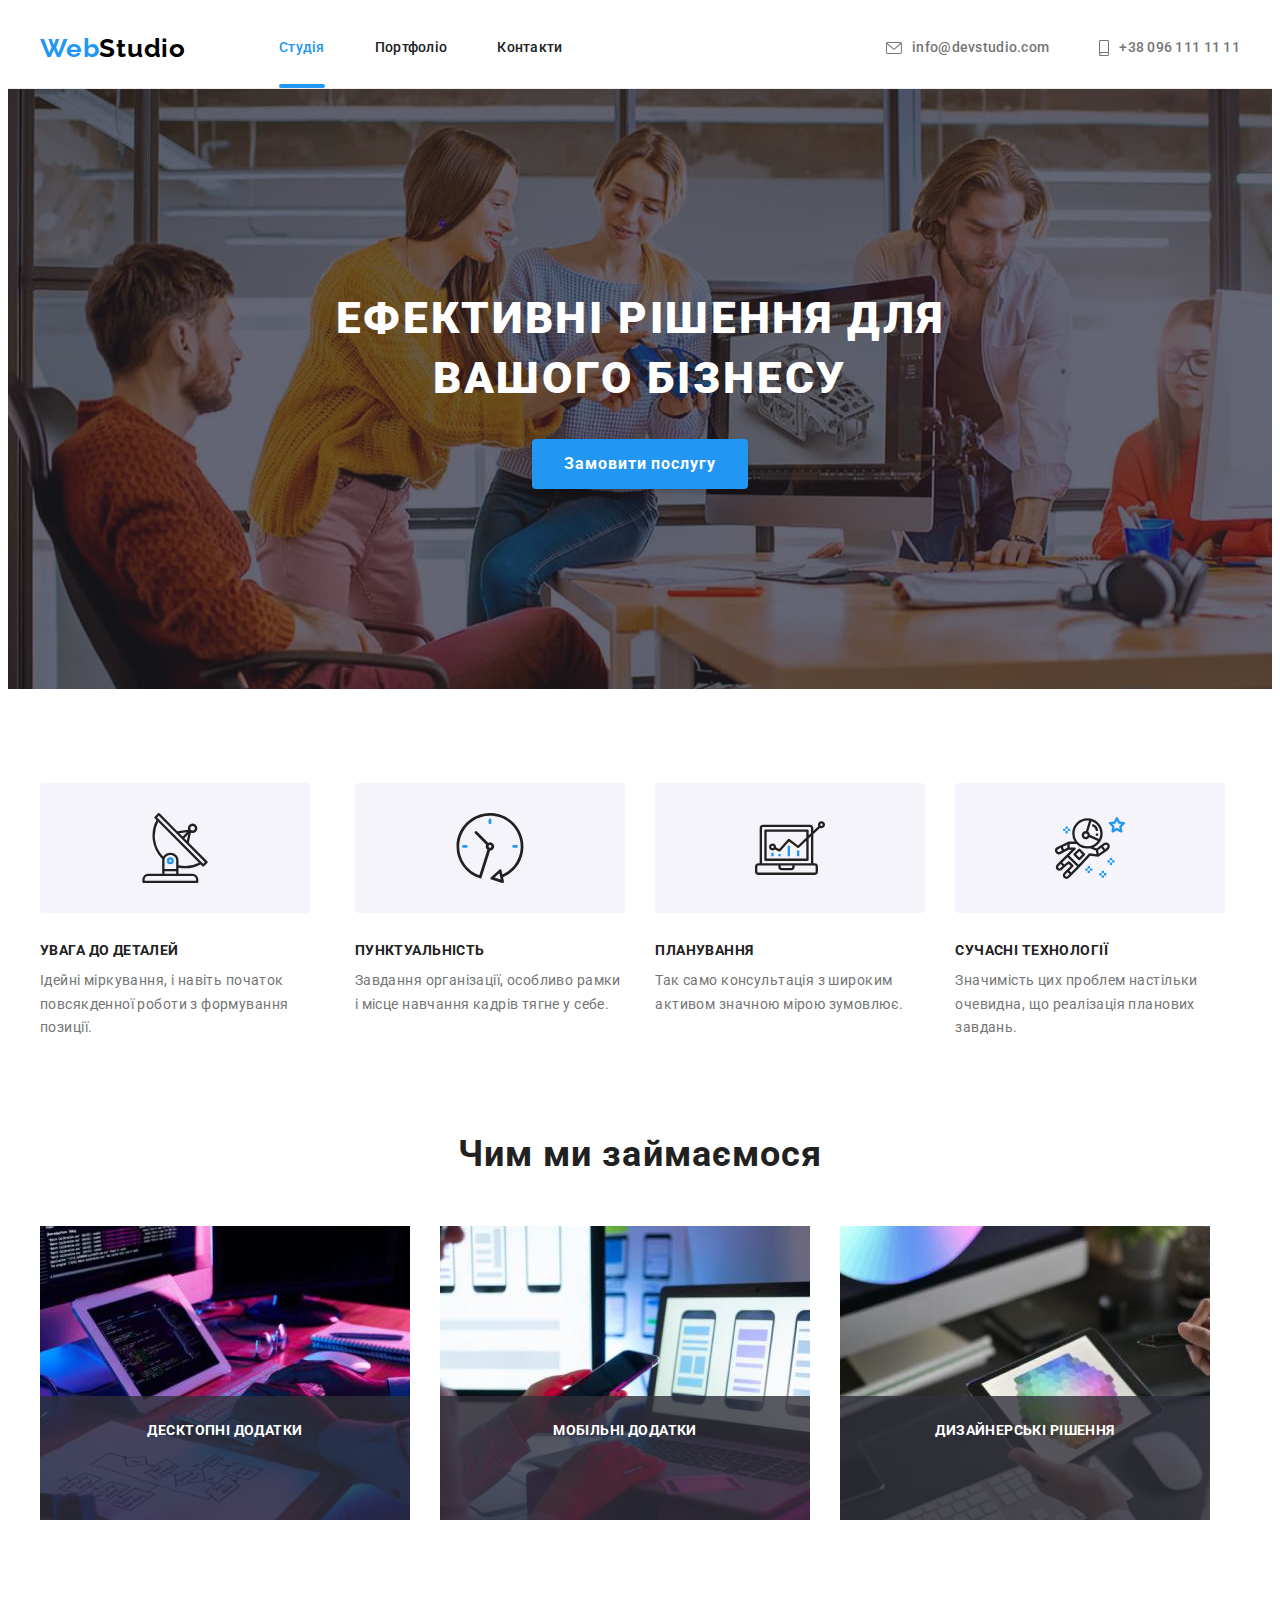
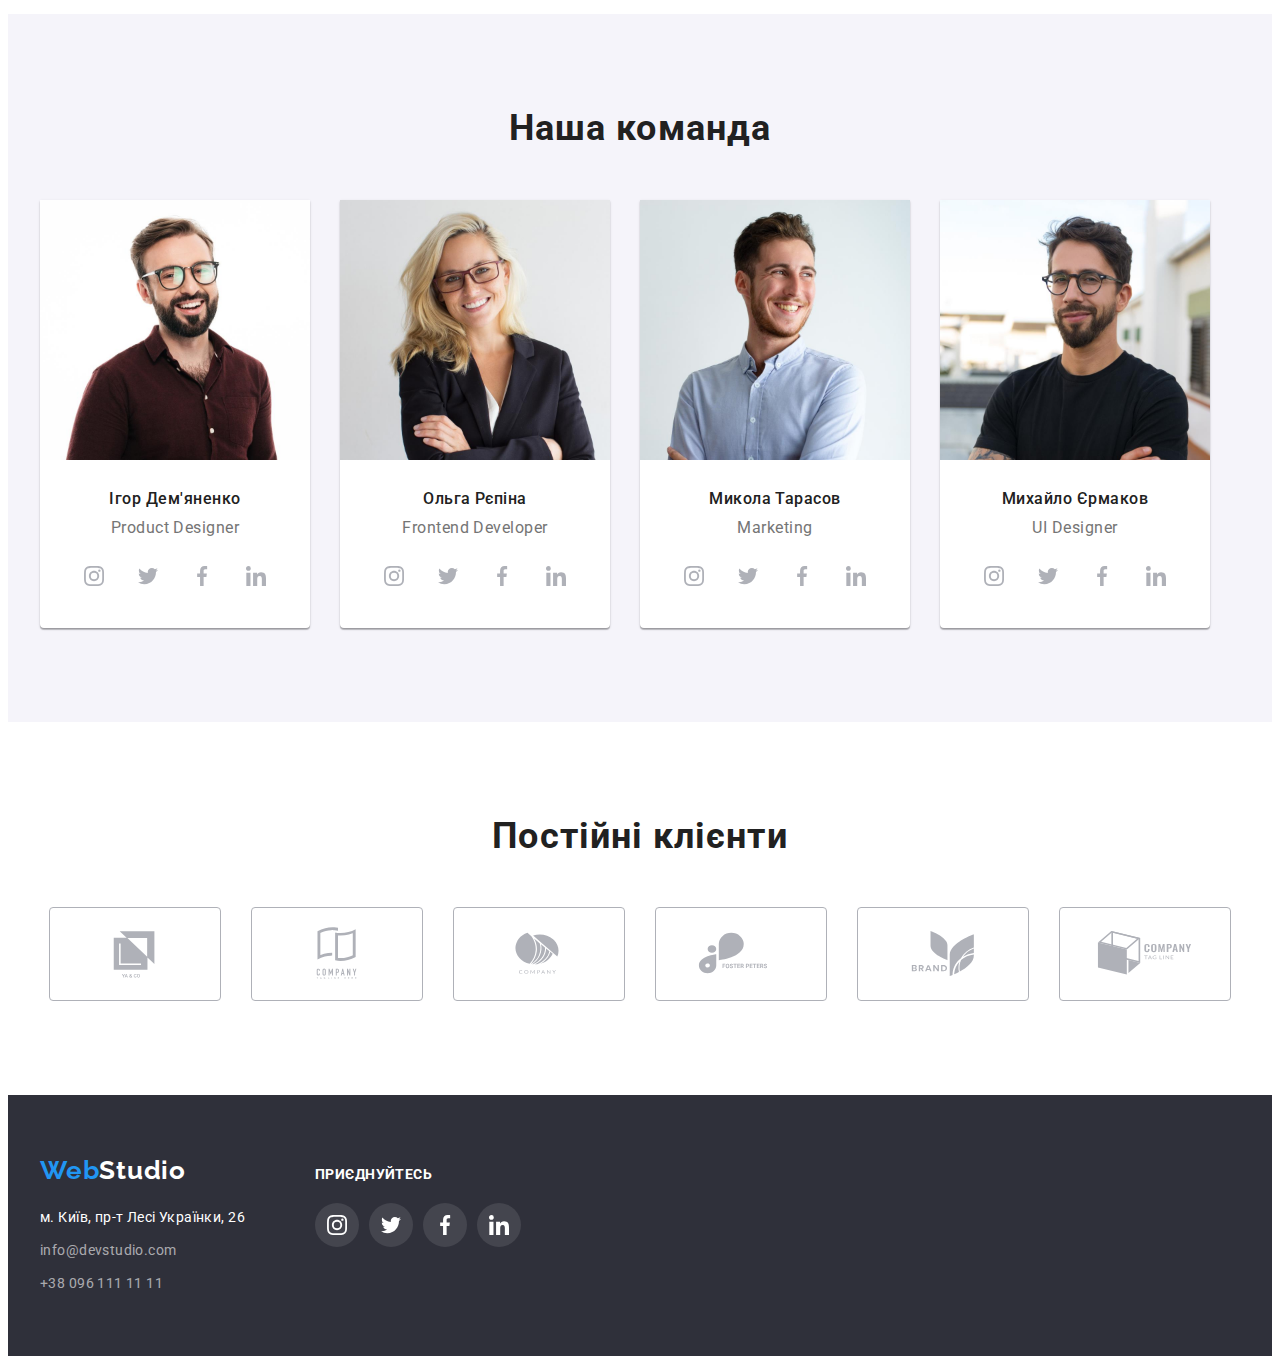
<file: index.html>
<!DOCTYPE html>
<html lang="uk">
  <head>
    <meta charset="UTF-8" />
    <meta http-equiv="X-UA-Compatible" content="IE=edge" />
    <meta name="viewport" content="width=<device-width>, initial-scale=1.0" />
    <title>Студія</title>
    <link rel="preconnect" href="https://fonts.googleapis.com" />
    <link rel="preconnect" href="https://fonts.gstatic.com" crossorigin />
    <link
      href="https://fonts.googleapis.com/css2?family=Raleway:wght@700&family=Roboto:wght@400;500;700;900&display=swap"
      rel="stylesheet"
    />
    <link
      rel="stylesheet"
      href="https://cdnjs.cloudflare.com/ajax/libs/modern-normalize/1.1.0/modern-normalize.min.css"
      integrity="sha512-wpPYUAdjBVSE4KJnH1VR1HeZfpl1ub8YT/NKx4PuQ5NmX2tKuGu6U/JRp5y+Y8XG2tV+wKQpNHVUX03MfMFn9Q=="
      crossorigin="anonymous"
      referrerpolicy="no-referrer"
    />
    <link rel="stylesheet" href="./css/style.css" />
  </head>
  <body>
    <header class="header">
      <div class="conteiner">
        <a href="./index.html" class="header-logo link logo"
          ><span class="accent-logo">Web</span>Studio</a
        >
        <nav>
          <ul class="header-nav list">
            <li class="header-item">
              <a href="./index.html" class="header-link link current">Студія</a>
            </li>
            <li class="header-item">
              <a href="./portfolio.html" class="header-link link">Портфоліо</a>
            </li>
            <li class="header-item">
              <a href="" class="header-link link">Контакти</a>
            </li>
          </ul>
        </nav>
        <div class="header-connect">
          <a href="mailto:info@devstudio.com" class="header-link-contact link">
            <svg class="header-icon mail" width="16" height="12">
              <use href="./images/icon-defs.svg#icon-envelope"></use>
            </svg>
            info@devstudio.com
          </a>
          <a href="tel:+380961111111" class="header-link-contact tel link">
            <svg class="header-icon tel" width="10" height="16">
              <use href="./images/icon-defs.svg#icon-smartphone"></use>
            </svg>
            +38 096 111 11 11
          </a>
        </div>
      </div>
    </header>
    <main>
      <section class="hero">
        <div class="conteiner">
          <h1 class="hero-title">
            Ефективні рішення для<br />
            вашого бізнесу
          </h1>
          <button class="hero-btn" type="button" data-modal-open>Замовити послугу</button>
        </div>
      </section>
      <section class="advantage section">
        <div class="advantage-content conteiner">
          <ul class="advantage-list list">
            <li class="advantage-item">
              <div class="advantage-bg">
                <svg class="advantage-icon" width="70" height="70">
                  <use href="./images/icon-defs.svg#icon-antenna"></use>
                </svg>
              </div>
              <h3 class="advantage-title">УВАГА ДО ДЕТАЛЕЙ</h3>
              <p class="advantage-text">
                Ідейні міркування, і навіть початок повсякденної роботи з
                формування позиції.
              </p>
            </li>
            <li class="advantage-item">
              <div class="advantage-bg">
                <svg class="advantage-icon" width="70" height="70">
                  <use href="./images/icon-defs.svg#icon-clock"></use>
                </svg>
              </div>
              <h3 class="advantage-title">ПУНКТУАЛЬНІСТЬ</h3>
              <p class="advantage-text">
                Завдання організації, особливо рамки і місце навчання кадрів
                тягне у себе.
              </p>
            </li>
            <li>
              <div class="advantage-bg">
                <svg class="advantage-icon" width="70" height="70">
                  <use href="./images/icon-defs.svg#icon-diagram"></use>
                </svg>
              </div>
              <h3 class="advantage-title">ПЛАНУВАННЯ</h3>
              <p class="advantage-text">
                Так само консультація з широким активом значною мірою зумовлює.
              </p>
            </li>
            <li class="advantage-item">
              <div class="advantage-bg">
                <svg class="advantage-icon" width="70" height="70">
                  <use href="./images/icon-defs.svg#icon-astronaut"></use>
                </svg>
              </div>
              <h3 class="advantage-title">СУЧАСНІ ТЕХНОЛОГІЇ</h3>
              <p class="advantage-text">
                Значимість цих проблем настільки очевидна, що реалізація
                планових завдань.
              </p>
            </li>
          </ul>
        </div>
      </section>
      <section class="about section">
        <div class="conteiner">
          <h2 class="about-title title">Чим ми займаємося</h2>
          <ul class="about-list list">
            <li class="about-item">
              <div class="about-text">
                <img
                src="./images/whatwedo-img-1.jpg"
                alt="Печать на клавиатуре"
                width="370"
                height="294"
              />
              <p class="about-text-cover">Десктопні додатки</p>
              </div>
            </li>
            <li class="about-item">
              <div class="about-text">
                <img
                src="./images/whatwedo-img-2.jpg"
                alt="Телефон в руках"
                width="370"
                height="294"
              />
              <p class="about-text-cover">Мобільні додатки</p>
              </div>
            </li>
            <li class="about-item">
              <div class="about-text">
                <img
                src="./images/whatwedo-img-3.jpg"
                alt="Планшет в руках"
                width="370"
                height="294"
              />
              <p class="about-text-cover">Дизайнерські рішення</p>
              </div>
            </li>
          </ul>
        </div>
      </section>
      <section class="team section">
        <div class="conteiner">
          <h2 class="team-title title">Наша команда</h2>
          <ul class="team-list list">
            <li class="team-item">
              <img
                src="./images/ourcompany-img-1.jpg"
                alt="Член коменды №1"
                width="270"
                height="260"
              />
              <div class="team-content">
                <h3 class="team-item-title">Ігор Дем'яненко</h3>
                <p class="team-item-text" lang="en">Product Designer</p>
                <ul class="team-soc list">
                  <li class="team-soc-item">
                    <a href="" class="team-soc-link link">
                      <svg class="team-soc-icon" width="20" height="20">
                        <use href="./images/icon-defs.svg#icon-instagram"></use>
                      </svg>
                    </a>
                  </li>
                  <li class="team-soc-item">
                    <a href="" class="team-soc-link link">
                      <svg class="team-soc-icon" width="20" height="20">
                        <use href="./images/icon-defs.svg#icon-twitter"></use>
                      </svg>
                    </a>
                  </li>
                  <li class="team-soc-item">
                    <a href="" class="team-soc-link link">
                      <svg class="team-soc-icon" width="20" height="20">
                        <use href="./images/icon-defs.svg#icon-facebook"></use>
                      </svg>
                    </a>
                  </li>
                  <li class="team-soc-item">
                    <a href="" class="team-soc-link link">
                      <svg class="team-soc-icon" width="20" height="20">
                        <use href="./images/icon-defs.svg#icon-linkedin"></use>
                      </svg>
                    </a>
                  </li>
                </ul>
              </div>
            </li>
            <li class="team-item">
              <img
                src="./images/ourcompany-img-2.jpg"
                alt="Член коменды №2"
                width="270"
                height="260"
              />
              <div class="team-content">
                <h3 class="team-item-title">Ольга Рєпіна</h3>
                <p class="team-item-text" lang="en">Frontend Developer</p>
                <ul class="team-soc list">
                  <li class="team-soc-item">
                    <a href="" class="team-soc-link link">
                      <svg class="team-soc-icon" width="20" height="20">
                        <use href="./images/icon-defs.svg#icon-instagram"></use>
                      </svg>
                    </a>
                  </li>
                  <li class="team-soc-item">
                    <a href="" class="team-soc-link link">
                      <svg class="team-soc-icon" width="20" height="20">
                        <use href="./images/icon-defs.svg#icon-twitter"></use>
                      </svg>
                    </a>
                  </li>
                  <li class="team-soc-item">
                    <a href="" class="team-soc-link link">
                      <svg class="team-soc-icon" width="20" height="20">
                        <use href="./images/icon-defs.svg#icon-facebook"></use>
                      </svg>
                    </a>
                  </li>
                  <li class="team-soc-item">
                    <a href="" class="team-soc-link link">
                      <svg class="team-soc-icon" width="20" height="20">
                        <use href="./images/icon-defs.svg#icon-linkedin"></use>
                      </svg>
                    </a>
                  </li>
                </ul>
              </div>
            </li>
            <li class="team-item">
              <img
                src="./images/ourcompany-img-3.jpg"
                alt="Член коменды №3"
                width="270"
                height="260"
              />
              <div class="team-content">
                <h3 class="team-item-title">Микола Тарасов</h3>
                <p class="team-item-text" lang="en">Marketing</p>
                <ul class="team-soc list">
                  <li class="team-soc-item">
                    <a href="" class="team-soc-link link">
                      <svg class="team-soc-icon" width="20" height="20">
                        <use href="./images/icon-defs.svg#icon-instagram"></use>
                      </svg>
                    </a>
                  </li>
                  <li class="team-soc-item">
                    <a href="" class="team-soc-link link">
                      <svg class="team-soc-icon" width="20" height="20">
                        <use href="./images/icon-defs.svg#icon-twitter"></use>
                      </svg>
                    </a>
                  </li>
                  <li class="team-soc-item">
                    <a href="" class="team-soc-link link">
                      <svg class="team-soc-icon" width="20" height="20">
                        <use href="./images/icon-defs.svg#icon-facebook"></use>
                      </svg>
                    </a>
                  </li>
                  <li class="team-soc-item">
                    <a href="" class="team-soc-link link">
                      <svg class="team-soc-icon" width="20" height="20">
                        <use href="./images/icon-defs.svg#icon-linkedin"></use>
                      </svg>
                    </a>
                  </li>
                </ul>
              </div>
            </li>
            <li class="team-item">
              <img
                src="./images/ourcompany-img-4.jpg"
                alt="Член коменды №4"
                width="270"
                height="260"
              />
              <div class="team-content">
                <h3 class="team-item-title">Михайло Єрмаков</h3>
                <p class="team-item-text" lang="en">UI Designer</p>
                <ul class="team-soc list">
                  <li class="team-soc-item">
                    <a href="" class="team-soc-link link">
                      <svg class="team-soc-icon" width="20" height="20">
                        <use href="./images/icon-defs.svg#icon-instagram"></use>
                      </svg>
                    </a>
                  </li>
                  <li class="team-soc-item">
                    <a href="" class="team-soc-link link">
                      <svg class="team-soc-icon" width="20" height="20">
                        <use href="./images/icon-defs.svg#icon-twitter"></use>
                      </svg>
                    </a>
                  </li>
                  <li class="team-soc-item">
                    <a href="" class="team-soc-link link">
                      <svg class="team-soc-icon" width="20" height="20">
                        <use href="./images/icon-defs.svg#icon-facebook"></use>
                      </svg>
                    </a>
                  </li>
                  <li class="team-soc-item">
                    <a href="" class="team-soc-link link">
                      <svg class="team-soc-icon" width="20" height="20">
                        <use href="./images/icon-defs.svg#icon-linkedin"></use>
                      </svg>
                    </a>
                  </li>
                </ul>
              </div>
            </li>
          </ul>
        </div>
      </section>
      <section class="clients section">
        <div class="conteiner">
          <h2 class="clients-title title">Постійні клієнти</h2>
          <ul class="clients-list list">
            <li class="clients-item">
              <a href="" class="clients-link link"
                ><svg class="clients-icon" width="106" height="60">
                  <use href="./images/icon-defs.svg#icon-Logo"></use></svg
              ></a>
            </li>
            <li class="clients-item">
              <a href="" class="clients-link link"><svg class="clients-icon" width="106" height="60">
                <use href="./images/icon-defs.svg#icon-Logo-1"></use></svg
            ></a>
            </li>
            <li class="clients-item">
              <a href="" class="clients-link link"><svg class="clients-icon" width="106" height="60">
                <use href="./images/icon-defs.svg#icon-Logo-2"></use></svg
            ></a>
            </li>
            <li class="clients-item">
              <a href="" class="clients-link"><svg class="clients-icon" width="106" height="60">
                <use href="./images/icon-defs.svg#icon-Logo-3"></use></svg
            ></a>
            </li>
            <li class="clients-item">
              <a href="" class="clients-link"><svg class="clients-icon" width="106" height="60">
                <use href="./images/icon-defs.svg#icon-Logo-4"></use></svg
            ></a>
            </li>
            <li class="clients-item">
              <a href="" class="clients-link"><svg class="clients-icon" width="106" height="60">
                <use href="./images/icon-defs.svg#icon-Logo-5"></use></svg
            ></a>
            </li>
          </ul>
        </div>
      </section>
    </main>
    <footer class="footer">
      <div class="footer-content conteiner">
        <div>
        <a href="./index.html" class="footer-logo link logo"
          ><span class="accent-logo">Web</span>Studio</a
        >
        <address class="address">
          <p class="address-text contact">м. Київ, пр-т Лесі Українки, 26</p>
          <ul class="footer-list list">
            <li class="foot-item">
              <a
                href="mailto:info@devstudio.com"
                class="footer-item contact link"
              >
                info@devstudio.com
              </a>
            </li>
            <li class="foot-item">
              <a href="tel:+380961111111" class="footer-item contact link">
                +38 096 111 11 11
              </a>
            </li>
          </ul>
        </address>
      </div>
      <div>
        <h3 class="footer-title">Приєднуйтесь</h3>
        <ul class="footer-soc list">
          <li class="footer-soc-item">
            <a href="" class="footer-soc-link link">
              <svg class="footer-soc-icon" width="20" height="20">
                <use href="./images/icon-defs.svg#icon-instagram"></use>
              </svg>
            </a>
          </li>
          <li class="footer-soc-item">
            <a href="" class="footer-soc-link link">
              <svg class="footer-soc-icon" width="20" height="20">
                <use href="./images/icon-defs.svg#icon-twitter"></use>
              </svg>
            </a>
          </li>
          <li class="footer-soc-item">
            <a href="" class="footer-soc-link link">
              <svg class="footer-soc-icon" width="20" height="20">
                <use href="./images/icon-defs.svg#icon-facebook"></use>
              </svg>
            </a>
          </li>
          <li class="footer-soc-item">
            <a href="" class="footer-soc-link link">
              <svg class="footer-soc-icon" width="20" height="20">
                <use href="./images/icon-defs.svg#icon-linkedin"></use>
              </svg>
            </a>
          </li>
        </ul>
      </div>
    </div>
    </footer>
    <div class="backdrop is-hidden" data-modal>
<div class="modal">
<button type="button" class="close-btm" data-modal-close>
<svg class="close-btm-icon" width="18" height="18">
  <use href="./images/icon-defs.svg#icon-close-btm"></use>
</svg>
</button>
</div>
    </div>
    <script src="./js/modal.js"></script>
  </body>
</html>
</file>
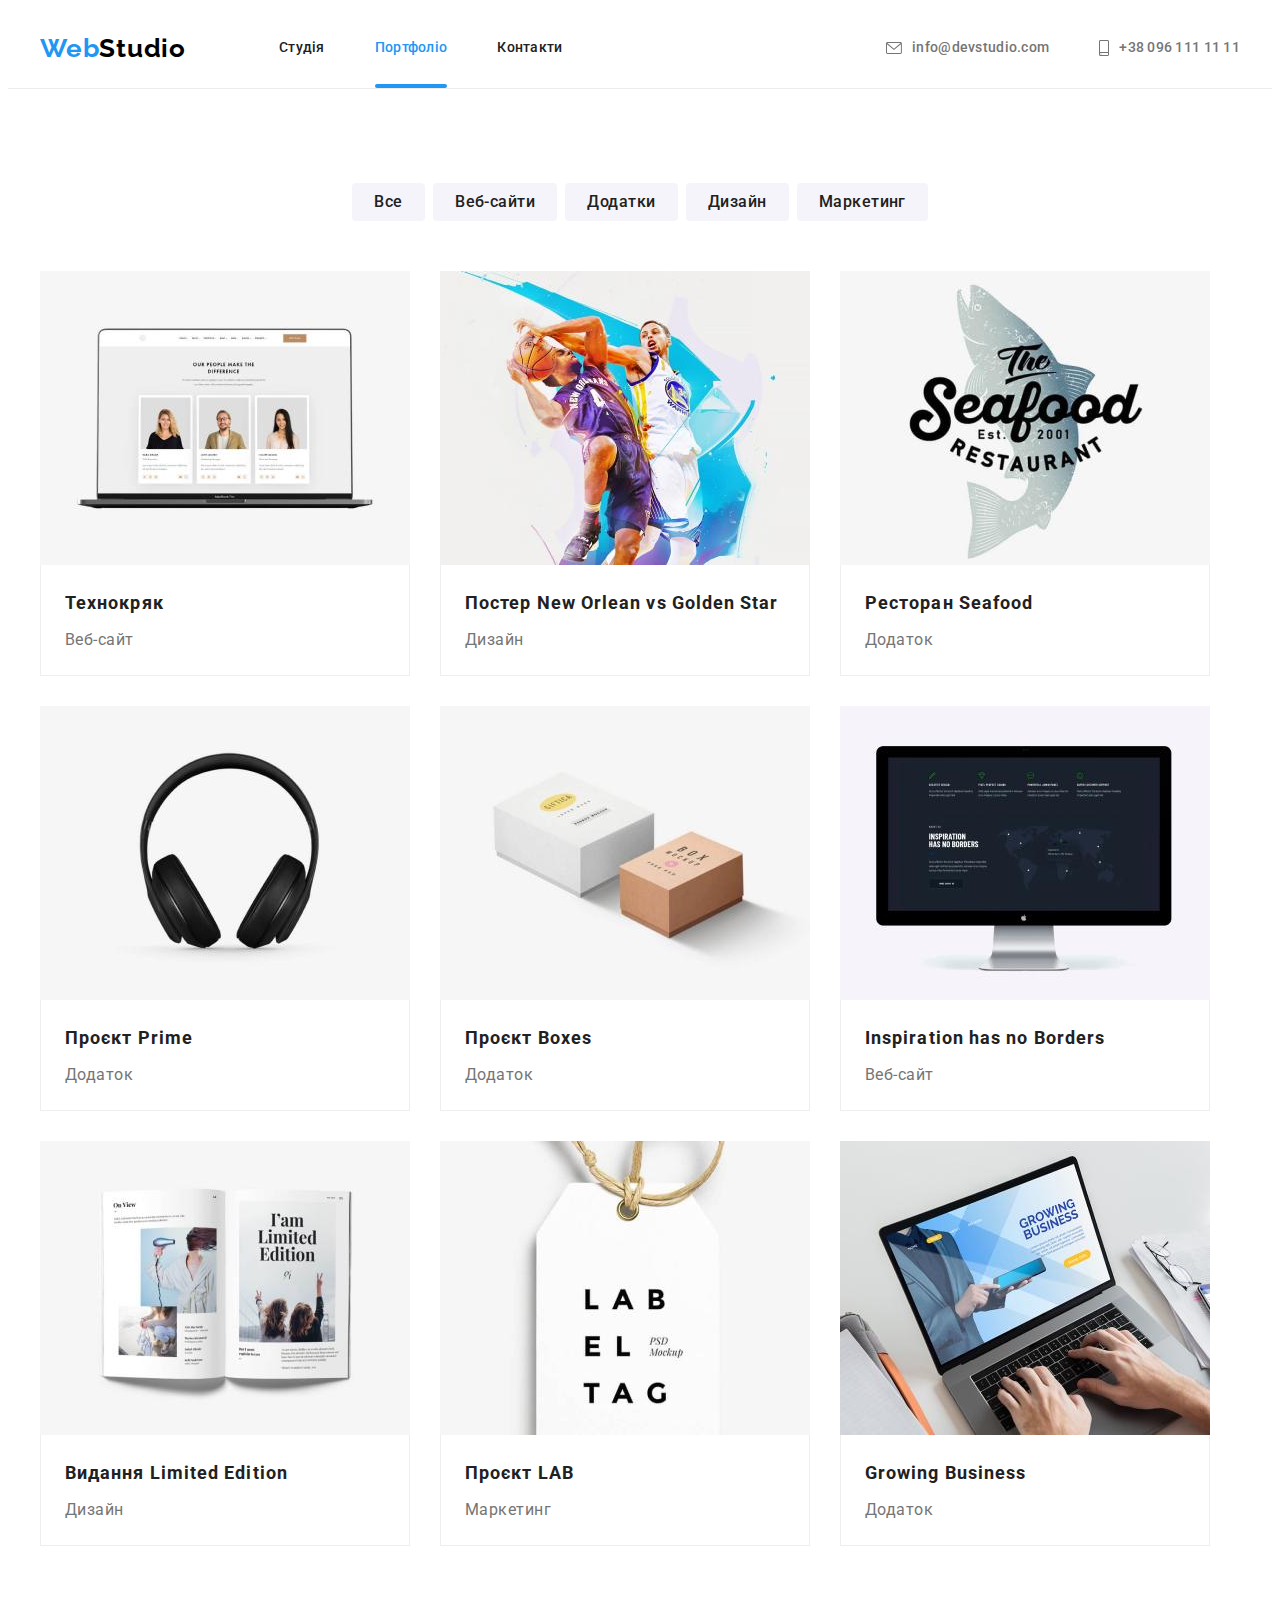
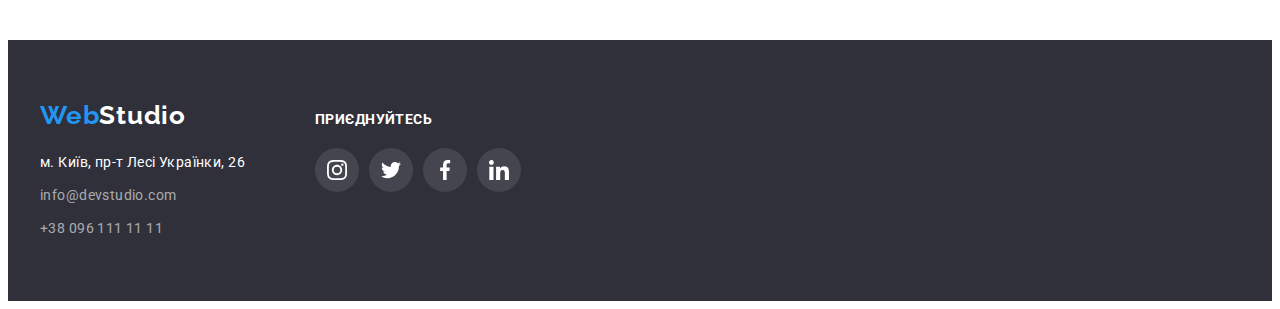
<file: portfolio.html>
<!DOCTYPE html>
<html lang="uk">
  <head>
    <meta charset="UTF-8" />
    <meta http-equiv="X-UA-Compatible" content="IE=edge" />
    <meta name="viewport" content="width=device-width, initial-scale=1.0" />
    <title>Портфоліо</title>
    <link rel="preconnect" href="https://fonts.googleapis.com" />
    <link rel="preconnect" href="https://fonts.gstatic.com" crossorigin />
    <link
      href="https://fonts.googleapis.com/css2?family=Raleway:wght@700&family=Roboto:wght@400;500;700&display=swap"
      rel="stylesheet"
    />
    <link
      rel="stylesheet"
      href="https://cdnjs.cloudflare.com/ajax/libs/modern-normalize/1.1.0/modern-normalize.min.css"
      integrity="sha512-wpPYUAdjBVSE4KJnH1VR1HeZfpl1ub8YT/NKx4PuQ5NmX2tKuGu6U/JRp5y+Y8XG2tV+wKQpNHVUX03MfMFn9Q=="
      crossorigin="anonymous"
      referrerpolicy="no-referrer"
    />
    <link rel="stylesheet" href="./css/style.css" />
  </head>
  <body>
    <header class="header">
      <div class="conteiner">
        <a href="./index.html" class="header-logo link logo"
          ><span class="accent-logo">Web</span>Studio</a
        >
        <nav>
          <ul class="header-nav list">
            <li class="header-item">
              <a href="./index.html" class="header-link link">Студія</a>
            </li>
            <li class="header-item">
              <a href="./portfolio.html" class="header-link link current"
                >Портфоліо</a
              >
            </li>
            <li class="header-item">
              <a href="" class="header-link link">Контакти</a>
            </li>
          </ul>
        </nav>
        <div class="header-connect">
          <a href="mailto:info@devstudio.com" class="header-link-contact link">
            <svg class="header-icon mail" width="16" height="12">
              <use href="./images/icon-defs.svg#icon-envelope"></use>
            </svg>
            info@devstudio.com
          </a>
          <a href="tel:+380961111111" class="header-link-contact tel link">
            <svg class="header-icon tel" width="10" height="16">
              <use href="./images/icon-defs.svg#icon-smartphone"></use>
            </svg>
            +38 096 111 11 11
          </a>
        </div>
      </div>
    </header>
    <main>
      <section class="works">
        <div class="conteiner">
          <ul class="filter-list list">
            <li class="filter-item">
              <button class="filter-btn" type="button">Все</button>
            </li>
            <li class="filter-item">
              <button class="filter-btn" type="button">Веб-сайти</button>
            </li>
            <li class="filter-item">
              <button class="filter-btn" type="button">Додатки</button>
            </li>
            <li class="filter-item">
              <button class="filter-btn" type="button">Дизайн</button>
            </li>
            <li class="filter-item">
              <button class="filter-btn" type="button">Маркетинг</button>
            </li>
          </ul>

          <ul class="works-list list">
            <li class="works-item">
              <a href="" class="works-link link">
                <div class="works-cover-wrap">
                  <img
                    src="./images/work-img-1.jpg"
                    alt="ноутбук"
                    width="370"
                    height="294"
                  />
                  <p class="works-cover-text">
                    Ресурс пропонує комплексні пропозиції з різним рівнем
                    функціоналу та сервісів. Все це дозволить відвідувачу
                    отримати вичерпні відомості про компанію чи приватну особу.
                  </p>
                </div>
                <div class="card-border">
                  <h3 class="works-title">Технокряк</h3>
                  <p class="works-text">Веб-сайт</p>
                </div>
              </a>
            </li>
            <li class="works-item">
              <a href="" class="works-link link">
                <div class="works-cover-wrap">
                  <img
                    src="./images/work-img-2.jpg "
                    alt="баскетболтсты"
                    width="370"
                    height="294"
                  />
                  <p class="works-cover-text">
                    Ресурс пропонує комплексні пропозиції з різним рівнем
                    функціоналу та сервісів. Все це дозволить відвідувачу
                    отримати вичерпні відомості про компанію чи приватну особу.
                  </p>
                </div>
                <div class="card-border">
                  <h3 class="works-title">Постер New Orlean vs Golden Star</h3>
                  <p class="works-text">Дизайн</p>
                </div>
              </a>
            </li>
            <li class="works-item">
              <a href="" class="works-link link">
                <div class="works-cover-wrap"><img
                  src="./images/work-img-3.jpg "
                  alt="логотип ресторану"
                  width="370"
                  height="294"
                />
                <p class="works-cover-text">
                  Ресурс пропонує комплексні пропозиції з різним рівнем
                  функціоналу та сервісів. Все це дозволить відвідувачу
                  отримати вичерпні відомості про компанію чи приватну особу.
                </p></div>
                <div class="card-border">
                  <h3 class="works-title">Ресторан Seafood</h3>
                  <p class="works-text">Додаток</p>
                </div>
              </a>
            </li>
            <li class="works-item">
              <a href="" class="works-link link">
                <div class="works-cover-wrap"><img
                  src="./images/work-img-4.jpg "
                  alt="навушники"
                  width="370"
                  height="294"
                />
                <p class="works-cover-text">
                  Ресурс пропонує комплексні пропозиції з різним рівнем
                  функціоналу та сервісів. Все це дозволить відвідувачу
                  отримати вичерпні відомості про компанію чи приватну особу.
                </p></div>
                <div class="card-border">
                  <h3 class="works-title">Проєкт Prime</h3>
                  <p class="works-text">Додаток</p>
                </div>
              </a>
            </li>
            <li class="works-item">
              <a href="" class="works-link link">
                <div class="works-cover-wrap"><img
                  src="./images/work-img-5.jpg "
                  alt="две коробки"
                  width="370"
                  height="294"
                />
                <p class="works-cover-text">
                  Ресурс пропонує комплексні пропозиції з різним рівнем
                  функціоналу та сервісів. Все це дозволить відвідувачу
                  отримати вичерпні відомості про компанію чи приватну особу.
                </p></div>
                <div class="card-border">
                  <h3 class="works-title">Проєкт Boxes</h3>
                  <p class="works-text">Додаток</p>
                </div>
              </a>
            </li>
            <li class="works-item">
              <a href="" class="works-link link">
                <div class="works-cover-wrap"> <img
                  src="./images/work-img-6.jpg "
                  alt="монитор"
                  width="370"
                  height="294"
                />
                <p class="works-cover-text">
                  Ресурс пропонує комплексні пропозиції з різним рівнем
                  функціоналу та сервісів. Все це дозволить відвідувачу
                  отримати вичерпні відомості про компанію чи приватну особу.
                </p></div>
                <div class="card-border">
                  <h3 class="works-title">Inspiration has no Borders</h3>
                  <p class="works-text">Веб-сайт</p>
                </div>
              </a>
            </li>
            <li class="works-item">
              <a href="" class="works-link link">
                <div class="works-cover-wrap"><img
                  src="./images/work-img-7.jpg "
                  alt="журнал"
                  width="370"
                  height="294"
                />
                <p class="works-cover-text">
                  Ресурс пропонує комплексні пропозиції з різним рівнем
                  функціоналу та сервісів. Все це дозволить відвідувачу
                  отримати вичерпні відомості про компанію чи приватну особу.
                </p></div>
                <div class="card-border">
                  <h3 class="works-title">Видання Limited Edition</h3>
                  <p class="works-text">Дизайн</p>
                </div>
              </a>
            </li>
            <li class="works-item">
              <a href="" class="works-link link">
                <div class="works-cover-wrap"><img
                  src="./images/work-img-8.jpg "
                  alt="бирка с лого"
                  width="370"
                  height="294"
                />
                <p class="works-cover-text">
                  Ресурс пропонує комплексні пропозиції з різним рівнем
                  функціоналу та сервісів. Все це дозволить відвідувачу
                  отримати вичерпні відомості про компанію чи приватну особу.
                </p></div>
                <div class="card-border">
                  <h3 class="works-title">Проєкт LAB</h3>
                  <p class="works-text">Маркетинг</p>
                </div>
              </a>
            </li>
            <li class="works-item">
              <a href="" class="works-link link">
                <div class="works-cover-wrap"><img
                  src="./images/work-img-9.jpg "
                  alt="ноутбук"
                  width="370"
                  height="294"
                />
                <p class="works-cover-text">
                  Ресурс пропонує комплексні пропозиції з різним рівнем
                  функціоналу та сервісів. Все це дозволить відвідувачу
                  отримати вичерпні відомості про компанію чи приватну особу.
                </p></div>
                <div class="card-border">
                  <h3 class="works-title">Growing Business</h3>
                  <p class="works-text">Додаток</p>
                </div>
              </a>
            </li>
          </ul>
        </div>
      </section>
    </main>
    <footer class="footer">
      <div class="footer-content conteiner">
        <div>
          <a href="./index.html" class="footer-logo link logo"
            ><span class="accent-logo">Web</span>Studio</a
          >
          <address class="address">
            <p class="address-text contact">м. Київ, пр-т Лесі Українки, 26</p>
            <ul class="footer-list list">
              <li class="foot-item">
                <a
                  href="mailto:info@devstudio.com"
                  class="footer-item contact link"
                >
                  info@devstudio.com
                </a>
              </li>
              <li class="foot-item">
                <a href="tel:+380961111111" class="footer-item contact link">
                  +38 096 111 11 11
                </a>
              </li>
            </ul>
          </address>
        </div>
        <div>
          <h3 class="footer-title">Приєднуйтесь</h3>
          <ul class="footer-soc list">
            <li class="footer-soc-item">
              <a href="" class="footer-soc-link link">
                <svg class="footer-soc-icon" width="20" height="20">
                  <use href="./images/icon-defs.svg#icon-instagram"></use>
                </svg>
              </a>
            </li>
            <li class="footer-soc-item">
              <a href="" class="footer-soc-link link">
                <svg class="footer-soc-icon" width="20" height="20">
                  <use href="./images/icon-defs.svg#icon-twitter"></use>
                </svg>
              </a>
            </li>
            <li class="footer-soc-item">
              <a href="" class="footer-soc-link link">
                <svg class="footer-soc-icon" width="20" height="20">
                  <use href="./images/icon-defs.svg#icon-facebook"></use>
                </svg>
              </a>
            </li>
            <li class="footer-soc-item">
              <a href="" class="footer-soc-link link">
                <svg class="footer-soc-icon" width="20" height="20">
                  <use href="./images/icon-defs.svg#icon-linkedin"></use>
                </svg>
              </a>
            </li>
          </ul>
        </div>
      </div>
    </footer>
  </body>
</html>
</file>
<file: css/style.css>
:root {
  --primery-text-color: #757575;
  --primery-title-color: #212121;
  --secondary-title-color: #ffffff;
  --accent-color: #2196f3;
  --primery-bg-color: #f5f4fa;
  --black: #000000;
  --secondary-bg-color: #2f303a;
  --hover-hero-btn-color: #188ce8;
}
/* ---------RESET--------- */
p,
h1,
h2,
h3,
h4,
h5,
h6 {
  margin: 0;
}

ul,
ol {
  margin: 0;
  padding-left: 0;
}

address {
  font-style: normal;
}

a {
  color: currentColor;
}

button {
  cursor: pointer;
}

img {
  display: block;
  max-width: 100%;
  height: auto;
}

body {
  font-family: "Roboto", sans-serif;
  font-size: 14px;
  color: var(--primery-text-color);
}

.list {
  list-style: none;
}
.link {
  text-decoration: none;
}

.conteiner {
  width: 1200px;
  margin-left: auto;
  margin-right: auto;
  padding-left: 15px;
  padding-right: 15px;
  /* outline: 2px solid red; */
}
.section {
  padding-top: 94px;
  padding-bottom: 94px;
}
/* ------------HEADER----------- */
.header {
  border-bottom: 1px solid #ececec;
}
.logo {
  font-family: "Raleway";
  font-weight: 700;
  font-size: 26px;
  line-height: 1.19;
  letter-spacing: 0.03em;
  color: var(--black);
}
.accent-logo {
  font-family: "Raleway";
  font-weight: 700;
  font-size: 26px;
  line-height: 1.19;
  letter-spacing: 0.03em;
  color: var(--accent-color);
}
.header-link {
  display: block;
  padding-top: 32px;
  padding-bottom: 32px;
  font-weight: 500;
  line-height: 1.14;
  letter-spacing: 0.02em;
  color: var(--primery-title-color);
  transition: color 250ms cubic-bezier(0.4, 0, 0.2, 1);
}
.header-link:hover,
.header-link:focus,
.header-link-contact:hover,
.header-link-contact:focus {
  color: var(--accent-color);
}
.header-link-contact {
  font-style: normal;
  font-weight: 500;
  line-height: 1.14;
  letter-spacing: 0.02em;
  color: var(--primery-text-color);
  transition: color 250ms cubic-bezier(0.4, 0, 0.2, 1);
}

.header-connect {
  display: flex;
}

.header-link-contact {
  display: flex;
  align-items: center;
}
.header-icon {
  margin-right: 10px;
}
.header-icon {
  fill: currentColor;
  transition: fill 250ms cubic-bezier(0.4, 0, 0.2, 1);
}
.header-icon:hover,
.header-icon:focus {
  fill: var(--accent-color);
}
.header-nav .link.current {
  color: var(--accent-color);
}
.current {
  position: relative;
}

.current::after {
  content: " ";
  position: absolute;
  width: 100%;
  height: 4px;
  background-color: currentColor;
  border-radius: 2px;
  left: 0;
  bottom: 0px;
}
.header-nav {
  display: flex;
  gap: 50px;
}

.header > .conteiner {
  display: flex;
  align-items: center;
}
.header-logo {
  margin-right: 93px;
}
.header-connect {
  margin-left: auto;
}
.header-link-contact.tel {
  margin-left: 50px;
}
/* -------------HERO---------- */
.hero {
  background-color: var(--secondary-bg-color);
  padding-top: 200px;
  padding-bottom: 200px;
  background-image: linear-gradient(
      rgba(47, 48, 58, 0.4),
      rgba(47, 48, 58, 0.4)
    ),
    url(../images/bg-hero.jpg);
  max-width: 1600px;
  margin: auto;
}

.hero-title {
  margin-bottom: 30px;
  font-weight: 900;
  font-size: 44px;
  line-height: 1.36;
  text-align: center;
  letter-spacing: 0.06em;
  text-transform: uppercase;
  color: var(--secondary-title-color);
}
.hero-btn {
  display: block;
  margin-left: auto;
  margin-right: auto;
  width: 216px;
  height: 50px;
  border: 0;
  box-shadow: 0px 4px 4px rgba(0, 0, 0, 0.15);
  border-radius: 4px;
  font-family: inherit;
  font-weight: 700;
  font-size: 16px;
  line-height: 1.88;
  letter-spacing: 0.06em;
  color: var(--secondary-title-color);
  background-color: var(--accent-color);
  cursor: pointer;
  transition: background-color 250ms cubic-bezier(0.4, 0, 0.2, 1);
}
.hero-btn:hover,
.hero-btn:focus {
  background-color: var(--hover-hero-btn-color);
}
/* -------------Advantage----------- */
.advantage-list {
  display: flex;
  gap: 30px;
}

.advantage-title {
  margin-bottom: 10px;
  font-weight: 700;
  font-size: 14px;
  line-height: 1.14;
  letter-spacing: 0.03em;
  text-transform: uppercase;
  color: var(--primery-title-color);
}
.advantage-text {
  line-height: 1.71;
  letter-spacing: 0.03em;
}
.advantage-bg {
  display: flex;
  width: 270px;
  height: 130px;
  background-color: var(--primery-bg-color);
  margin-bottom: 30px;
  justify-content: center;
  align-items: center;
  border-radius: 4px;
}

.advantage-icon {
  fill: currentColor;
}
/* -------------ABOUT----------- */
.about {
  padding-top: 0;
}
.title {
  font-weight: 700;
  font-size: 36px;
  line-height: 1.16;
  text-align: center;
  letter-spacing: 0.03em;
  color: var(--primery-title-color);
}
.about-title {
  margin-bottom: 50px;
}
.about-list {
  display: flex;
  gap: 30px;
}
.about-text {
  position: relative;
}
.about-text-cover {
  position: absolute;
  display: block;
  padding-top: 27px;
  padding-bottom: 27px;
  bottom: 0;
  width: 100%;
  height: 70px;
  font-weight: 700;
  font-size: 14px;
  line-height: 1.14;
  text-align: center;
  letter-spacing: 0.03em;
  text-transform: uppercase;
  color: var(--secondary-title-color);
  background-color: rgba(47, 48, 58, 0.8);
}

/* -------------TEAM----------- */
.team {
  background-color: var(--primery-bg-color);
}
.team-list {
  display: flex;
  margin-top: 50px;
  gap: 30px;
  border-radius: 4px;
}
.team-item {
  background-color: var(--secondary-title-color);
  box-shadow: 0px 1px 3px rgba(0, 0, 0, 0.12), 0px 1px 1px rgba(0, 0, 0, 0.14),
    0px 2px 1px rgba(0, 0, 0, 0.2);
  border-radius: 0px 0px 4px 4px;
}

.team-item-title {
  font-weight: 500;
  font-size: 16px;
  line-height: 1.18;
  text-align: center;
  letter-spacing: 0.03em;
  color: var(--primery-title-color);
}
.team-item-text {
  margin-top: 10px;
  font-size: 16px;
  line-height: 1.18;
  text-align: center;
  letter-spacing: 0.03em;
}
.team-content {
  padding-top: 30px;
  padding-bottom: 30px;
}
.team-soc {
  display: flex;
  justify-content: center;
  gap: 10px;
  margin-top: 16px;
}
.team-soc-link {
  border-radius: 50%;
  width: 44px;
  height: 44px;
  display: flex;
  align-items: center;
  justify-content: center;
  color: #afb1b8;
  transition: fill 250ms cubic-bezier(0.4, 0, 0.2, 1),
    background-color 250ms cubic-bezier(0.4, 0, 0.2, 1);
}
.team-soc-icon {
  fill: currentColor;
  transition: fill 250ms cubic-bezier(0.4, 0, 0.2, 1),
    background-color 250ms cubic-bezier(0.4, 0, 0.2, 1);
}

.team-soc-link:hover,
.team-soc-link:focus {
  background-color: var(--accent-color);
  color: var(--secondary-title-color);
}

/* --------------------Clients----------------------- */
.clients-list {
  display: flex;
  justify-content: center;
  gap: 30px;
  margin-top: 50px;
}

.clients-link {
  display: flex;
  width: 170px;
  height: 92px;
  border: 1px solid rgba(175, 177, 184, 1);
  border-radius: 4px;
  justify-content: center;
  align-items: center;
  transition: border-color 250ms cubic-bezier(0.4, 0, 0.2, 1);
}
.clients-icon {
  fill: #afb1b8;
  transition: fill 250ms cubic-bezier(0.4, 0, 0.2, 1);
}
.clients-link:hover,
.clients-link:focus {
  border-color: var(--accent-color);
}
.clients-link:hover .clients-icon,
.clients-link:focus .clients-icon {
  fill: var(--accent-color);
}

/* ------------FOOTER------------- */
.footer {
  background-color: var(--secondary-bg-color);
}
.footer-logo {
  display: inline-block;
  color: var(--secondary-title-color);
  margin-bottom: 20px;
}
.footer {
  padding-top: 60px;
  padding-bottom: 60px;
}
.footer-content {
  display: flex;
  gap: 70px;
  align-items: baseline;
}

.footer-title {
  font-weight: 700;
  font-size: 14px;
  line-height: 1.14;
  letter-spacing: 0.03em;
  text-transform: uppercase;
  color: #ffffff;
  margin-bottom: 20px;
}
.contact {
  font-style: normal;
  line-height: 1.71;
  letter-spacing: 0.03em;
}

.address-text {
  color: var(--secondary-title-color);
}
.foot-item {
  display: block;
  margin-top: 9px;
  color: rgba(255, 255, 255, 0.6);
}
.footer-item {
  color: rgba(255, 255, 255, 0.6);
  transition: color 250ms cubic-bezier(0.4, 0, 0.2, 1);
}
.footer-item:hover,
.footer-item:focus {
  color: var(--accent-color);
}
.footer-soc {
  display: flex;
  justify-content: center;
  gap: 10px;
  margin-top: 16px;
}
.footer-soc-link {
  border-radius: 50%;
  width: 44px;
  height: 44px;
  display: flex;
  align-items: center;
  justify-content: center;
  color: var(--secondary-title-color);
  background: rgba(255, 255, 255, 0.1);
  transition: color 250ms cubic-bezier(0.4, 0, 0.2, 1),
    background-color 250ms cubic-bezier(0.4, 0, 0.2, 1);
}
.footer-soc-icon {
  fill: currentColor;
  transition: fill 250ms cubic-bezier(0.4, 0, 0.2, 1);
}

.footer-soc-link:hover,
.footer-soc-link:focus {
  background-color: var(--accent-color);
  color: var(--secondary-title-color);
}

/* ----------PORTFOLIO------------ */
.filter-list {
  display: flex;
  justify-content: center;
  gap: 8px;
}

.filter-btn {
  font-family: inherit;
  font-weight: 500;
  font-size: 16px;
  line-height: 1.63;
  text-align: center;
  letter-spacing: 0.03em;
  color: var(--primery-title-color);
  background-color: var(--primery-bg-color);
  cursor: pointer;
  border: 0;
  min-width: 73px;
  padding: 6px 22px;
  border-radius: 4px;
  transition: color 250ms cubic-bezier(0.4, 0, 0.2, 1),
    background-color 250ms cubic-bezier(0.4, 0, 0.2, 1),
    box-shadow 250ms cubic-bezier(0.4, 0, 0.2, 1);
}
.filter-btn:hover,
.filter-btn:focus {
  color: var(--secondary-title-color);
  background: var(--accent-color);
  box-shadow: 0px 3px 1px rgba(0, 0, 0, 0.1), 0px 1px 2px rgba(0, 0, 0, 0.08),
    0px 2px 2px rgba(0, 0, 0, 0.12);
}
.works {
  padding-top: 94px;
}
.works-list {
  display: flex;
  margin-top: 50px;
  flex-wrap: wrap;
  gap: 30px;
  margin-bottom: 94px;
}
.works-cover-wrap {
  position: relative;
  overflow: hidden;
}
.works-cover-text {
  position: absolute;
  height: 100%;
  top: 0;
  left: 0;
  font-weight: 400;
  font-size: 18px;
  line-height: 1.56;
  letter-spacing: 0.03em;
  padding: 63px 24px;
  background: rgba(33, 150, 243, 0.9);
  color: var(--secondary-title-color);
  transform: translateY(100%);
  transition: transform 250ms cubic-bezier(0.4, 0, 0.2, 1);
  overflow: auto;
}

.works-cover-wrap:hover .works-cover-text {
  transform: translateY(0%);
}
.works-title {
  display: block;
  margin-bottom: 4px;
  font-weight: 700;
  font-size: 18px;
  line-height: 2;
  letter-spacing: 0.06em;
  color: var(--primery-title-color);
}
.works-text {
  display: block;
  font-size: 16px;
  line-height: 1.88;
  letter-spacing: 0.03em;
  color: var(--primery-text-color);
}
.card-border {
  border: 1px solid #eeeeee;
  border-top: none;
  padding: 20px 24px;
}
.works-item {
  transition: box-shadow 250ms cubic-bezier(0.4, 0, 0.2, 1),
    border-radius 250ms cubic-bezier(0.4, 0, 0.2, 1);
}
.works-item:hover,
.works-item:focus {
  box-shadow: 0px 3px 1px rgba(0, 0, 0, 0.1), 0px 1px 2px rgba(0, 0, 0, 0.08),
    0px 2px 2px rgba(0, 0, 0, 0.12);
  border-radius: 4px;
}
.backdrop {
  position: absolute;
  top: 0;
  width: 100vw;
  height: 100vh;
  background-color: rgba(0, 0, 0, 0.2);
  transition: opacity 250ms cubic-bezier(0.4, 0, 0.2, 1),
  visibility 250ms cubic-bezier(0.4, 0, 0.2, 1);
  
}
.backdrop.is-hidden .modal{
  transform: translate(-50%, -50%) scale(0);
}
.modal {
  width: 528px;
  min-height: 581px;
  background-color: var(--secondary-title-color);
  box-shadow: 0px 1px 3px rgba(0, 0, 0, 0.12), 0px 1px 1px rgba(0, 0, 0, 0.14),
    0px 2px 1px rgba(0, 0, 0, 0.2);
  border-radius: 4px;
  position: absolute;
  top: 50%;
  left: 50%;
  transform: translate(-50%, -50%) scale(1);
  transition: transform 250ms cubic-bezier(0.4, 0, 0.2, 1);
}
.close-btm {
  position: absolute;
  top: 8px;
  right: 8px;
  width: 30px;
  height: 30px;
  border: 1px solid rgba(0, 0, 0, 0.1);
  border-radius: 50%;
  background-color: var(--secondary-title-color);
  display: flex;
  justify-content: center;
  align-items: center;
}
.close-btm-icon {
  position: absolute;
}
.is-hidden{
  opacity:0;
  visibility: hidden;
  pointer-events: none;
}
</file>
